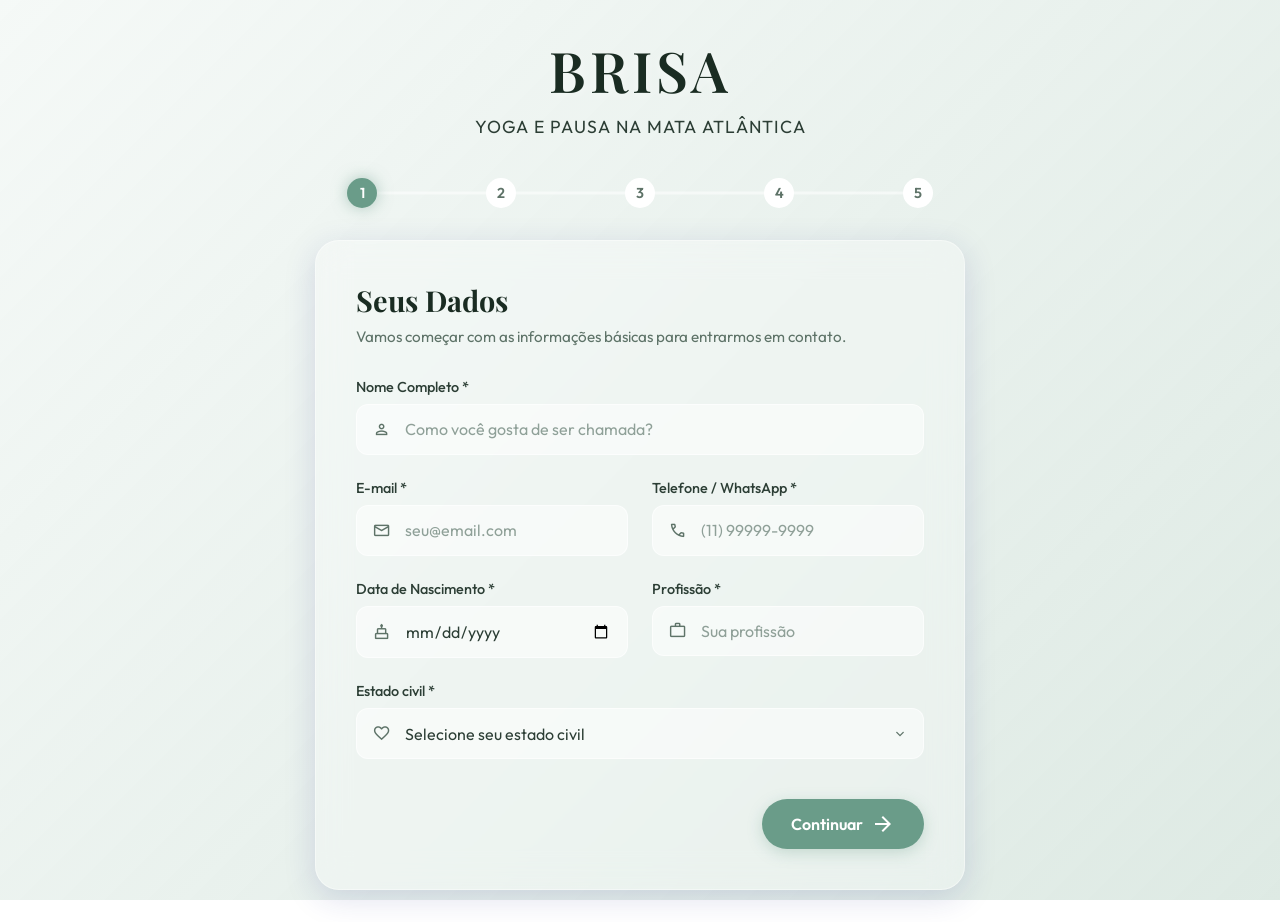
<file: index.html>
<!DOCTYPE html>
<html lang="pt-BR">
<head>
    <meta charset="UTF-8">
    <meta name="viewport" content="width=device-width, initial-scale=1.0">
    <title>Inscrição - Retiro BRISA</title>
    
    <!-- Google Fonts -->
    <link rel="preconnect" href="https://fonts.googleapis.com">
    <link rel="preconnect" href="https://fonts.gstatic.com" crossorigin>
    <link href="https://fonts.googleapis.com/css2?family=Outfit:wght@300;400;500;600&family=Playfair+Display:ital,wght@0,400;0,600;1,400&display=swap" rel="stylesheet">
    
    <!-- Material Symbols -->
    <link href="https://fonts.googleapis.com/css2?family=Material+Symbols+Outlined:opsz,wght,FILL,GRAD@24,400,0,0" rel="stylesheet" />

    <link rel="stylesheet" href="styles.css">
</head>
<body>
    
    <!-- Background Video / Image Cover -->
    <div class="background-overlay"></div>

    <main class="container">
        
        <header class="form-header">
            <h1 class="brand-title">BRISA</h1>
            <p class="subtitle">Yoga e Pausa na Mata Atlântica</p>
        </header>

        <div class="progress-container">
            <div class="progress-bar" id="progress-bar"></div>
            <div class="steps-indicators">
                <span class="step active" data-step="1">1</span>
                <span class="step" data-step="2">2</span>
                <span class="step" data-step="3">3</span>
                <span class="step" data-step="4">4</span>
                <span class="step" data-step="5">5</span>
            </div>
        </div>

        <form id="brisa-form" class="glass-form" novalidate>
            
            <!-- STEP 1: Pessoal -->
            <section class="form-step active" id="step-1">
                <h2>Seus Dados</h2>
                <p class="section-desc">Vamos começar com as informações básicas para entrarmos em contato.</p>
                
                <div class="input-group">
                    <label for="fullName">Nome Completo *</label>
                    <div class="input-wrapper">
                        <span class="material-symbols-outlined">person</span>
                        <input type="text" id="fullName" name="fullName" required placeholder="Como você gosta de ser chamada?">
                    </div>
                    <span class="error-msg">Por favor, insira seu nome.</span>
                </div>

                <div class="input-row">
                    <div class="input-group">
                        <label for="email">E-mail *</label>
                        <div class="input-wrapper">
                            <span class="material-symbols-outlined">mail</span>
                            <input type="email" id="email" name="email" required placeholder="seu@email.com">
                        </div>
                        <span class="error-msg">Insira um e-mail válido.</span>
                    </div>

                    <div class="input-group">
                        <label for="phone">Telefone / WhatsApp *</label>
                        <div class="input-wrapper">
                            <span class="material-symbols-outlined">call</span>
                            <input type="tel" id="phone" name="phone" required placeholder="(11) 99999-9999">
                        </div>
                        <span class="error-msg">Insira seu telefone.</span>
                    </div>
                </div>

                <div class="input-row">
                    <div class="input-group">
                        <label for="birthdate">Data de Nascimento *</label>
                        <div class="input-wrapper">
                            <span class="material-symbols-outlined">cake</span>
                            <input type="date" id="birthdate" name="birthdate" required>
                        </div>
                        <span class="error-msg">Por favor, insira sua data de nascimento.</span>
                    </div>

                    <div class="input-group">
                        <label for="profession">Profissão *</label>
                        <div class="input-wrapper">
                            <span class="material-symbols-outlined">work</span>
                            <input type="text" id="profession" name="profession" required placeholder="Sua profissão">
                        </div>
                        <span class="error-msg">Campo obrigatório.</span>
                    </div>
                </div>

                <div class="input-group">
                    <label for="maritalStatus">Estado civil *</label>
                    <div class="input-wrapper select-wrapper">
                        <span class="material-symbols-outlined">favorite</span>
                        <select id="maritalStatus" name="maritalStatus" required>
                            <option value="" disabled selected>Selecione seu estado civil</option>
                            <option value="single">Solteira</option>
                            <option value="married">Casada / União Estável</option>
                            <option value="divorced">Divorciada</option>
                            <option value="widowed">Viúva</option>
                        </select>
                    </div>
                    <span class="error-msg">Selecione uma opção.</span>
                </div>

                <div class="btn-group end">
                    <button type="button" class="btn btn-primary next-btn">Continuar <span class="material-symbols-outlined">arrow_forward</span></button>
                </div>
            </section>

            <!-- STEP 2: Logística -->
            <section class="form-step" id="step-2">
                <h2>Estadia & Alimentação</h2>
                <p class="section-desc">Detalhes para prepararmos seu ninho de forma perfeita.</p>
                
                <div class="input-group">
                    <label>Acomodação Principal *</label>
                    <div class="radio-cards">
                        <label class="radio-card">
                            <input type="radio" name="accommodation" value="shared" checked required>
                            <div class="card-content">
                                <span class="material-symbols-outlined">group</span>
                                <span>Chalé Duplo</span>
                                <small>Para 2 pessoas</small>
                            </div>
                        </label>
                    </div>
                </div>

                <div class="input-group">
                    <label for="accommodationMsg">Se você prefere acomodação individual, deixe sua mensagem abaixo:</label>
                    <div class="input-wrapper textarea-wrapper">
                        <textarea id="accommodationMsg" name="accommodationMsg" rows="2" placeholder="Escreva aqui se deseja solicitar quarto individual..."></textarea>
                    </div>
                </div>

                <div class="input-group">
                    <label for="diet">Restrições Alimentares *</label>
                    <div class="input-wrapper select-wrapper">
                        <span class="material-symbols-outlined">restaurant</span>
                        <select id="diet" name="diet" required>
                            <option value="" disabled selected>Selecione uma opção</option>
                            <option value="none">Nenhuma restrição</option>
                            <option value="vegetarian">Vegetariana</option>
                            <option value="vegan">Vegana</option>
                            <option value="gluten-free">Sem Glúten</option>
                            <option value="other">Outra (especificar abaixo)</option>
                        </select>
                    </div>
                </div>

                <div class="input-group hidden" id="diet-other-group">
                    <label for="dietOther">Especifique suas restrições / alergias:</label>
                    <div class="input-wrapper textarea-wrapper">
                        <textarea id="dietOther" name="dietOther" rows="2" placeholder="Ex: Alergia a amendoim, intolerância a lactose..."></textarea>
                    </div>
                </div>

                <div class="input-group">
                    <label for="transport">Como você vai chegar no Retiro? *</label>
                    <div class="input-wrapper select-wrapper">
                        <span class="material-symbols-outlined">directions_car</span>
                        <select id="transport" name="transport" required>
                            <option value="" disabled selected>Selecione uma opção</option>
                            <option value="own">Meu veículo próprio</option>
                            <option value="ride">Preciso de carona</option>
                        </select>
                    </div>
                    <span class="error-msg">Selecione como pretende chegar.</span>
                </div>

                <div class="btn-group space-between">
                    <button type="button" class="btn btn-secondary prev-btn"><span class="material-symbols-outlined">arrow_back</span> Voltar</button>
                    <button type="button" class="btn btn-primary next-btn">Continuar <span class="material-symbols-outlined">arrow_forward</span></button>
                </div>
            </section>

            <!-- STEP 3: Informações de Saúde -->
            <section class="form-step" id="step-3">
                <h2>Informações de Saúde</h2>
                <p class="section-desc">Para garantirmos sua segurança durante as atividades do retiro.</p>

                <div class="input-row">
                    <div class="input-group">
                        <label for="emergencyName">Contato de Emergência (Nome) *</label>
                        <div class="input-wrapper">
                            <span class="material-symbols-outlined">medical_information</span>
                            <input type="text" id="emergencyName" name="emergencyName" required placeholder="Nome do familiar ou amigo">
                        </div>
                        <span class="error-msg">Campo obrigatório.</span>
                    </div>

                    <div class="input-group">
                        <label for="emergencyPhone">Telefone de Emergência *</label>
                        <div class="input-wrapper">
                            <span class="material-symbols-outlined">phone_in_talk</span>
                            <input type="tel" id="emergencyPhone" name="emergencyPhone" required placeholder="(11) 99999-9999">
                        </div>
                        <span class="error-msg">Campo obrigatório.</span>
                    </div>
                </div>

                <div class="input-group">
                    <label for="hasMedicalCondition">Tem alguma condição médica ou alergia? *</label>
                    <div class="input-wrapper select-wrapper">
                        <span class="material-symbols-outlined">health_and_safety</span>
                        <select id="hasMedicalCondition" name="hasMedicalCondition" required>
                            <option value="" disabled selected>Selecione</option>
                            <option value="yes">Sim</option>
                            <option value="no">Não</option>
                        </select>
                    </div>
                    <span class="error-msg">Selecione uma opção.</span>
                </div>

                <div class="input-group hidden" id="medicalConditionDesc-group">
                    <label for="medicalConditionDesc">Se sim, descreva seu problema: *</label>
                    <div class="input-wrapper textarea-wrapper">
                        <textarea id="medicalConditionDesc" name="medicalConditionDesc" rows="2" placeholder="Descreva sua condição ou alergia..."></textarea>
                    </div>
                </div>

                <div class="input-group">
                    <label for="hasMedication">Faz uso de algum medicamento no momento? *</label>
                    <div class="input-wrapper select-wrapper">
                        <span class="material-symbols-outlined">vaccines</span>
                        <select id="hasMedication" name="hasMedication" required>
                            <option value="" disabled selected>Selecione</option>
                            <option value="yes">Sim</option>
                            <option value="no">Não</option>
                        </select>
                    </div>
                    <span class="error-msg">Selecione uma opção.</span>
                </div>

                <div class="input-group hidden" id="medicationDesc-group">
                    <label for="medicationDesc">Se sim, me conte quais: *</label>
                    <div class="input-wrapper textarea-wrapper">
                        <textarea id="medicationDesc" name="medicationDesc" rows="2" placeholder="Liste os medicamentos..."></textarea>
                    </div>
                </div>

                <div class="btn-group space-between">
                    <button type="button" class="btn btn-secondary prev-btn"><span class="material-symbols-outlined">arrow_back</span> Voltar</button>
                    <button type="button" class="btn btn-primary next-btn">Continuar <span class="material-symbols-outlined">arrow_forward</span></button>
                </div>
            </section>

            <!-- STEP 4: Informações Adicionais -->
            <section class="form-step" id="step-4">
                <h2>Informações Adicionais</h2>
                <p class="section-desc">Queremos conhecer um pouco mais sobre você e suas expectativas.</p>

                <div class="input-group">
                    <label for="experience">Nível de Experiência com Yoga *</label>
                    <div class="input-wrapper select-wrapper">
                        <span class="material-symbols-outlined">self_improvement</span>
                        <select id="experience" name="experience" required>
                            <option value="" disabled selected>Como você avalia sua prática?</option>
                            <option value="beginner">Iniciante (Nunca pratiquei ou pratico pouco)</option>
                            <option value="intermediate">Intermediário (Pratico regularmente)</option>
                            <option value="advanced">Avançado (Pratico há anos / sou instrutora)</option>
                        </select>
                    </div>
                    <span class="error-msg">Selecione seu nível de experiência.</span>
                </div>

                <div class="input-group">
                    <label for="previousRetreat">Você já participou de algum retiro anteriormente? *</label>
                    <div class="input-wrapper select-wrapper">
                        <span class="material-symbols-outlined">history</span>
                        <select id="previousRetreat" name="previousRetreat" required>
                            <option value="" disabled selected>Selecione</option>
                            <option value="yes">Sim</option>
                            <option value="no">Não</option>
                        </select>
                    </div>
                    <span class="error-msg">Selecione uma opção.</span>
                </div>

                <div class="input-group">
                    <label for="howDidYouHear">Como soube do retiro? *</label>
                    <div class="input-wrapper select-wrapper">
                        <span class="material-symbols-outlined">campaign</span>
                        <select id="howDidYouHear" name="howDidYouHear" required>
                            <option value="" disabled selected>Selecione</option>
                            <option value="aluna">Sou aluna da Tali</option>
                            <option value="amiga">Amiga / Indicação</option>
                            <option value="social">Rede Social (Instagram, etc.)</option>
                            <option value="whatsapp">WhatsApp</option>
                            <option value="outro">Outro</option>
                        </select>
                    </div>
                    <span class="error-msg">Selecione uma opção.</span>
                </div>

                <div class="input-group">
                    <label for="expectations">Me conte o que você espera obter deste retiro? O que te moveu a se inscrever? *</label>
                    <div class="input-wrapper textarea-wrapper">
                        <textarea id="expectations" name="expectations" rows="3" required placeholder="Escreva o que seu coração quiser, sem receio..."></textarea>
                    </div>
                    <span class="error-msg">Por favor, escreva um pouco sobre suas expectativas.</span>
                </div>

                <div class="input-group checkbox-group">
                    <label class="checkbox-label">
                        <input type="checkbox" id="imageRelease" name="imageRelease" required>
                        <span class="checkmark"></span>
                        <span class="terms-text"><strong>Autorização de Imagem:</strong> Autorizo o uso de imagens e vídeos produzidos no retiro para divulgação. *</span>
                    </label>
                    <span class="error-msg">A confirmação é obrigatória.</span>
                </div>

                <div class="input-group checkbox-group" style="margin-top: 1rem;">
                    <label class="checkbox-label">
                        <input type="checkbox" id="declaration" name="declaration" required>
                        <span class="checkmark"></span>
                        <span class="terms-text"><strong>Declaração:</strong> Declaro que as informações fornecidas são verdadeiras e completas. Entendo que o Retiro BRISA é uma experiência que inclui atividades físicas (não necessitando de preparo prévio) e emocionais, e participo por minha própria vontade e responsabilidade. *</span>
                    </label>
                    <span class="error-msg">Você precisa concordar com a declaração.</span>
                </div>

                <div class="btn-group space-between">
                    <button type="button" class="btn btn-secondary prev-btn"><span class="material-symbols-outlined">arrow_back</span> Voltar</button>
                    <button type="button" class="btn btn-primary next-btn">Continuar <span class="material-symbols-outlined">arrow_forward</span></button>
                </div>
            </section>

            <!-- STEP 5: Investimento -->
            <section class="form-step" id="step-5">
                <h2>Investimento</h2>
                <p class="section-desc">Escolha a melhor opção de pagamento para você.</p>

                <div class="input-group">
                    <label>Opção de Pagamento *</label>
                    <div class="radio-cards" style="flex-direction: column;">
                        <label class="radio-card">
                            <input type="radio" name="paymentType" id="payPix" value="pix" required>
                            <div class="card-content" style="flex-direction: row; text-align: left; justify-content: space-between;">
                                <div>
                                    <span class="material-symbols-outlined" style="vertical-align: middle;">pix</span>
                                    <span style="vertical-align: middle; margin-left: 5px;">À Vista no PIX</span>
                                </div>
                                <span style="font-weight: 600; color: var(--primary-color);">R$ 1.520,00</span>
                            </div>
                        </label>
                        <small style="color: var(--text-muted); display: block; margin: 0.5rem 0 1rem 1rem;">* Valor promocional válido até 05/09.</small>

                        <label class="radio-card">
                            <input type="radio" name="paymentType" id="payInstallments" value="installments" required>
                            <div class="card-content" style="flex-direction: row; text-align: left; justify-content: space-between;">
                                <div>
                                    <span class="material-symbols-outlined" style="vertical-align: middle;">credit_card</span>
                                    <span style="vertical-align: middle; margin-left: 5px;">Parcelado</span>
                                </div>
                                <span style="font-weight: 600;">R$ 1.655,00</span>
                            </div>
                        </label>
                    </div>
                    <span class="error-msg">Selecione uma opção de pagamento.</span>
                </div>

                <div class="input-group hidden" id="installments-group">
                    <label for="installments">Opções de Parcelamento *</label>
                    <div class="input-wrapper select-wrapper">
                        <span class="material-symbols-outlined">payments</span>
                        <select id="installments" name="installments">
                            <option value="" disabled selected>Escolha o número de parcelas</option>
                            <option value="2">2 x R$ 827,50</option>
                            <option value="3">3 x R$ 551,67</option>
                            <option value="4">4 x R$ 413,75</option>
                            <option value="5">5 x R$ 331,00</option>
                        </select>
                    </div>
                </div>

                <div style="background: rgba(255, 255, 255, 0.4); padding: 1rem; border-left: 4px solid var(--primary-color); border-radius: 8px; margin-top: 1.5rem;">
                    <p style="font-size: 0.85rem; margin-bottom: 0.5rem; font-weight: 600; color: var(--text-main);">
                        <span class="material-symbols-outlined" style="font-size: 1rem; vertical-align: middle; color: var(--error-color);">error</span> 
                        ATENÇÃO
                    </p>
                    <p style="font-size: 0.85rem; color: var(--text-muted); line-height: 1.4;">
                        As opções parceladas devem ser feitas no <strong>cartão de crédito</strong> ou <strong>pix programado</strong>. 
                        A <strong>primeira parcela</strong> deve ser realizada no PIX para garantir sua reserva.
                    </p>
                </div>

                <div class="btn-group space-between">
                    <button type="button" class="btn btn-secondary prev-btn"><span class="material-symbols-outlined">arrow_back</span> Voltar</button>
                    <button type="submit" class="btn btn-primary submit-btn">Finalizar Inscrição <span class="material-symbols-outlined">check_circle</span></button>
                </div>
            </section>

            <!-- Success State -->
            <section class="form-step success-step" id="step-success">
                <div class="success-icon">
                    <span class="material-symbols-outlined">spa</span>
                </div>
                <h2>Quase lá...</h2>
                <p>Recebemos as suas informações, mas <strong>a inscrição ainda não foi finalizada!</strong></p>
                <p class="section-desc" style="margin-top: 0.5rem;">Entraremos em contato em breve via WhatsApp/Email com as instruções de pagamento para garantir a sua vaga e concluir o processo.</p>
            </section>

        </form>

    </main>

    <script src="script.js"></script>
</body>
</html>
</file>
<file: styles.css>
:root {
    --primary-color: #6a9c89; /* soft green/teal */
    --primary-hover: #527c6b;
    --secondary-color: rgba(255, 255, 255, 0.4);
    --text-main: #2c3e35;
    --text-muted: #5e7368;
    --error-color: #d9534f;
    --bg-glass: rgba(255, 255, 255, 0.25);
    --bg-glass-hover: rgba(255, 255, 255, 0.35);
    --border-glass: rgba(255, 255, 255, 0.4);
    --shadow-glass: 0 8px 32px 0 rgba(31, 38, 135, 0.15);
    
    --transition-fast: 0.2s ease;
    --transition-medium: 0.4s ease;
}

* {
    margin: 0;
    padding: 0;
    box-sizing: border-box;
}

body {
    font-family: 'Outfit', sans-serif;
    color: var(--text-main);
    min-height: 100vh;
    display: flex;
    justify-content: center;
    align-items: center;
    padding: 2rem 1rem;
    position: relative;
    overflow-x: hidden;
}

/* Background Setup */
.background-overlay {
    position: fixed;
    top: 0;
    left: 0;
    width: 100%;
    height: 100%;
    /* Imagem da Mata Atlântica */
    background: url('https://lh3.googleusercontent.com/d/1KAj8pfdZ0L5sLay-58NeJD5Mwa-Y80s1') center/cover no-repeat;
    z-index: -2;
}

.background-overlay::after {
    content: '';
    position: absolute;
    top: 0;
    left: 0;
    width: 100%;
    height: 100%;
    background: linear-gradient(135deg, rgba(230, 240, 235, 0.4) 0%, rgba(200, 220, 210, 0.6) 100%);
    backdrop-filter: blur(4px);
    z-index: -1;
}

.container {
    width: 100%;
    max-width: 650px;
    z-index: 1;
}

/* Typography */
.form-header {
    text-align: center;
    margin-bottom: 2.5rem;
}

.brand-title {
    font-family: 'Playfair Display', serif;
    font-size: 3.5rem;
    font-weight: 600;
    letter-spacing: 4px;
    color: #1a2c22;
    margin-bottom: 0.5rem;
    text-shadow: 0 2px 10px rgba(255,255,255,0.5);
}

.subtitle {
    font-size: 1.1rem;
    font-weight: 400;
    letter-spacing: 1px;
    color: var(--text-main);
    text-transform: uppercase;
}

h2 {
    font-family: 'Playfair Display', serif;
    font-size: 1.8rem;
    margin-bottom: 0.5rem;
    color: #1a2c22;
}

.section-desc {
    font-size: 0.95rem;
    color: var(--text-muted);
    margin-bottom: 2rem;
}

/* Glassmorphism Container */
.glass-form {
    background: var(--bg-glass);
    backdrop-filter: blur(16px);
    -webkit-backdrop-filter: blur(16px);
    border: 1px solid var(--border-glass);
    border-radius: 24px;
    padding: 2.5rem;
    box-shadow: var(--shadow-glass);
    position: relative;
    overflow: hidden;
}

/* Progress Bar */
.progress-container {
    margin-bottom: 2rem;
    position: relative;
    padding: 0 2rem;
}

.progress-bar {
    position: absolute;
    top: 50%;
    left: 2rem;
    right: 2rem;
    height: 3px;
    background: rgba(255,255,255,0.5);
    transform: translateY(-50%);
    z-index: 0;
}

.progress-bar::after {
    content: '';
    position: absolute;
    top: 0;
    left: 0;
    height: 100%;
    background: var(--primary-color);
    width: 0%; /* updated via JS */
    transition: width var(--transition-medium);
}

.steps-indicators {
    display: flex;
    justify-content: space-between;
    position: relative;
    z-index: 1;
}

.step {
    width: 30px;
    height: 30px;
    border-radius: 50%;
    background: white;
    color: var(--text-muted);
    display: flex;
    align-items: center;
    justify-content: center;
    font-size: 0.9rem;
    font-weight: 600;
    border: 2px solid var(--border-glass);
    transition: all var(--transition-medium);
}

.step.active {
    background: var(--primary-color);
    color: white;
    border-color: var(--primary-color);
    box-shadow: 0 0 15px rgba(106, 156, 137, 0.5);
}

.step.completed {
    background: var(--primary-color);
    color: white;
    border-color: var(--primary-color);
}

/* Form Steps */
.form-step {
    display: none;
    animation: fadeIn var(--transition-medium) forwards;
}

.form-step.active {
    display: block;
}

@keyframes fadeIn {
    from { opacity: 0; transform: translateY(10px); }
    to { opacity: 1; transform: translateY(0); }
}

/* Inputs */
.input-row {
    display: flex;
    gap: 1.5rem;
}
.input-row .input-group {
    flex: 1;
}

.input-group {
    margin-bottom: 1.5rem;
    position: relative;
}

label {
    display: block;
    font-size: 0.9rem;
    font-weight: 500;
    margin-bottom: 0.5rem;
    color: var(--text-main);
}

.input-wrapper {
    position: relative;
    display: flex;
    align-items: center;
}

.input-wrapper .material-symbols-outlined {
    position: absolute;
    left: 1rem;
    color: var(--text-muted);
    font-size: 1.2rem;
    transition: color var(--transition-fast);
}

input[type="text"],
input[type="email"],
input[type="tel"],
input[type="number"],
input[type="date"],
select,
textarea {
    width: 100%;
    padding: 0.9rem 1rem 0.9rem 3rem; /* Space for icon */
    border: 1px solid rgba(255,255,255,0.6);
    background: rgba(255, 255, 255, 0.5);
    border-radius: 12px;
    font-family: inherit;
    font-size: 1rem;
    color: var(--text-main);
    transition: all var(--transition-fast);
}

.textarea-wrapper textarea {
    padding-left: 1rem; /* No icon for textarea */
    resize: vertical;
}

input:focus, select:focus, textarea:focus {
    outline: none;
    background: rgba(255, 255, 255, 0.8);
    border-color: var(--primary-color);
    box-shadow: 0 0 0 4px rgba(106, 156, 137, 0.1);
}

.input-wrapper:focus-within .material-symbols-outlined {
    color: var(--primary-color);
}

::placeholder {
    color: #8fa098;
}

/* Select specifics */
.select-wrapper::after {
    content: "expand_more";
    font-family: 'Material Symbols Outlined';
    position: absolute;
    right: 1rem;
    top: 50%;
    transform: translateY(-50%);
    pointer-events: none;
    color: var(--text-muted);
}
select {
    appearance: none;
    cursor: pointer;
}

/* Radio Cards */
.radio-cards {
    display: flex;
    gap: 1rem;
    margin-top: 0.5rem;
}

.radio-card {
    flex: 1;
    position: relative;
    cursor: pointer;
}

.radio-card input {
    position: absolute;
    opacity: 0;
}

.card-content {
    background: rgba(255, 255, 255, 0.4);
    border: 1px solid rgba(255,255,255,0.6);
    border-radius: 12px;
    padding: 1.5rem 1rem;
    text-align: center;
    transition: all var(--transition-fast);
    display: flex;
    flex-direction: column;
    align-items: center;
    gap: 0.5rem;
}

.card-content .material-symbols-outlined {
    font-size: 2rem;
    color: var(--text-muted);
}

.card-content span {
    font-weight: 600;
    font-size: 1rem;
}

.card-content small {
    font-size: 0.8rem;
    color: var(--text-muted);
}

.radio-card input:checked + .card-content {
    background: white;
    border-color: var(--primary-color);
    box-shadow: 0 4px 15px rgba(106, 156, 137, 0.15);
}

.radio-card input:checked + .card-content .material-symbols-outlined {
    color: var(--primary-color);
}

/* Custom Checkbox */
.checkbox-group {
    margin-top: 1.5rem;
}

.checkbox-label {
    display: flex;
    align-items: flex-start;
    cursor: pointer;
    position: relative;
    padding-left: 2rem;
    font-size: 0.9rem;
    color: var(--text-muted);
}

.checkbox-label input {
    position: absolute;
    opacity: 0;
    cursor: pointer;
}

.checkmark {
    position: absolute;
    top: 0.1rem;
    left: 0;
    height: 20px;
    width: 20px;
    background-color: rgba(255,255,255,0.6);
    border: 1px solid rgba(255,255,255,0.8);
    border-radius: 6px;
    transition: all var(--transition-fast);
}

.checkbox-label:hover input ~ .checkmark {
    background-color: rgba(255,255,255,0.9);
}

.checkbox-label input:checked ~ .checkmark {
    background-color: var(--primary-color);
    border-color: var(--primary-color);
}

.checkmark:after {
    content: "";
    position: absolute;
    display: none;
    left: 6px;
    top: 2px;
    width: 5px;
    height: 10px;
    border: solid white;
    border-width: 0 2px 2px 0;
    transform: rotate(45deg);
}

.checkbox-label input:checked ~ .checkmark:after {
    display: block;
}

/* Errors */
.error-msg {
    display: none;
    color: var(--error-color);
    font-size: 0.8rem;
    margin-top: 0.3rem;
    animation: fadeIn var(--transition-fast);
}

.input-group.invalid input,
.input-group.invalid select,
.input-group.invalid textarea,
.input-group.invalid .card-content {
    border-color: var(--error-color);
    background: rgba(217, 83, 79, 0.05);
}

.input-group.invalid .error-msg {
    display: block;
}

/* Buttons */
.btn-group {
    display: flex;
    margin-top: 2.5rem;
}

.btn-group.end { justify-content: flex-end; }
.btn-group.space-between { justify-content: space-between; }

.btn {
    padding: 0.8rem 1.8rem;
    border-radius: 50px;
    font-family: inherit;
    font-size: 1rem;
    font-weight: 600;
    cursor: pointer;
    display: inline-flex;
    align-items: center;
    gap: 0.5rem;
    transition: all var(--transition-fast);
    border: none;
}

.btn-primary {
    background: var(--primary-color);
    color: white;
    box-shadow: 0 4px 15px rgba(106, 156, 137, 0.3);
}

.btn-primary:hover {
    background: var(--primary-hover);
    transform: translateY(-2px);
    box-shadow: 0 6px 20px rgba(106, 156, 137, 0.4);
}

.btn-secondary {
    background: rgba(255, 255, 255, 0.6);
    color: var(--text-main);
}

.btn-secondary:hover {
    background: rgba(255, 255, 255, 0.9);
}

/* Success Step */
.success-step {
    text-align: center;
    padding: 2rem 0;
}

.success-icon {
    width: 80px;
    height: 80px;
    background: var(--primary-color);
    border-radius: 50%;
    display: flex;
    align-items: center;
    justify-content: center;
    margin: 0 auto 1.5rem;
    color: white;
    box-shadow: 0 0 30px rgba(106, 156, 137, 0.4);
    animation: scaleIn 0.5s cubic-bezier(0.175, 0.885, 0.32, 1.275);
}

.success-icon .material-symbols-outlined {
    font-size: 3rem;
}

@keyframes scaleIn {
    0% { transform: scale(0); }
    100% { transform: scale(1); }
}

.hidden {
    display: none !important;
}

/* Responsive */
@media (max-width: 600px) {
    .input-row {
        flex-direction: column;
        gap: 0;
    }
    
    .radio-cards {
        flex-direction: column;
    }

    .glass-form {
        padding: 1.5rem;
    }
}
</file>
